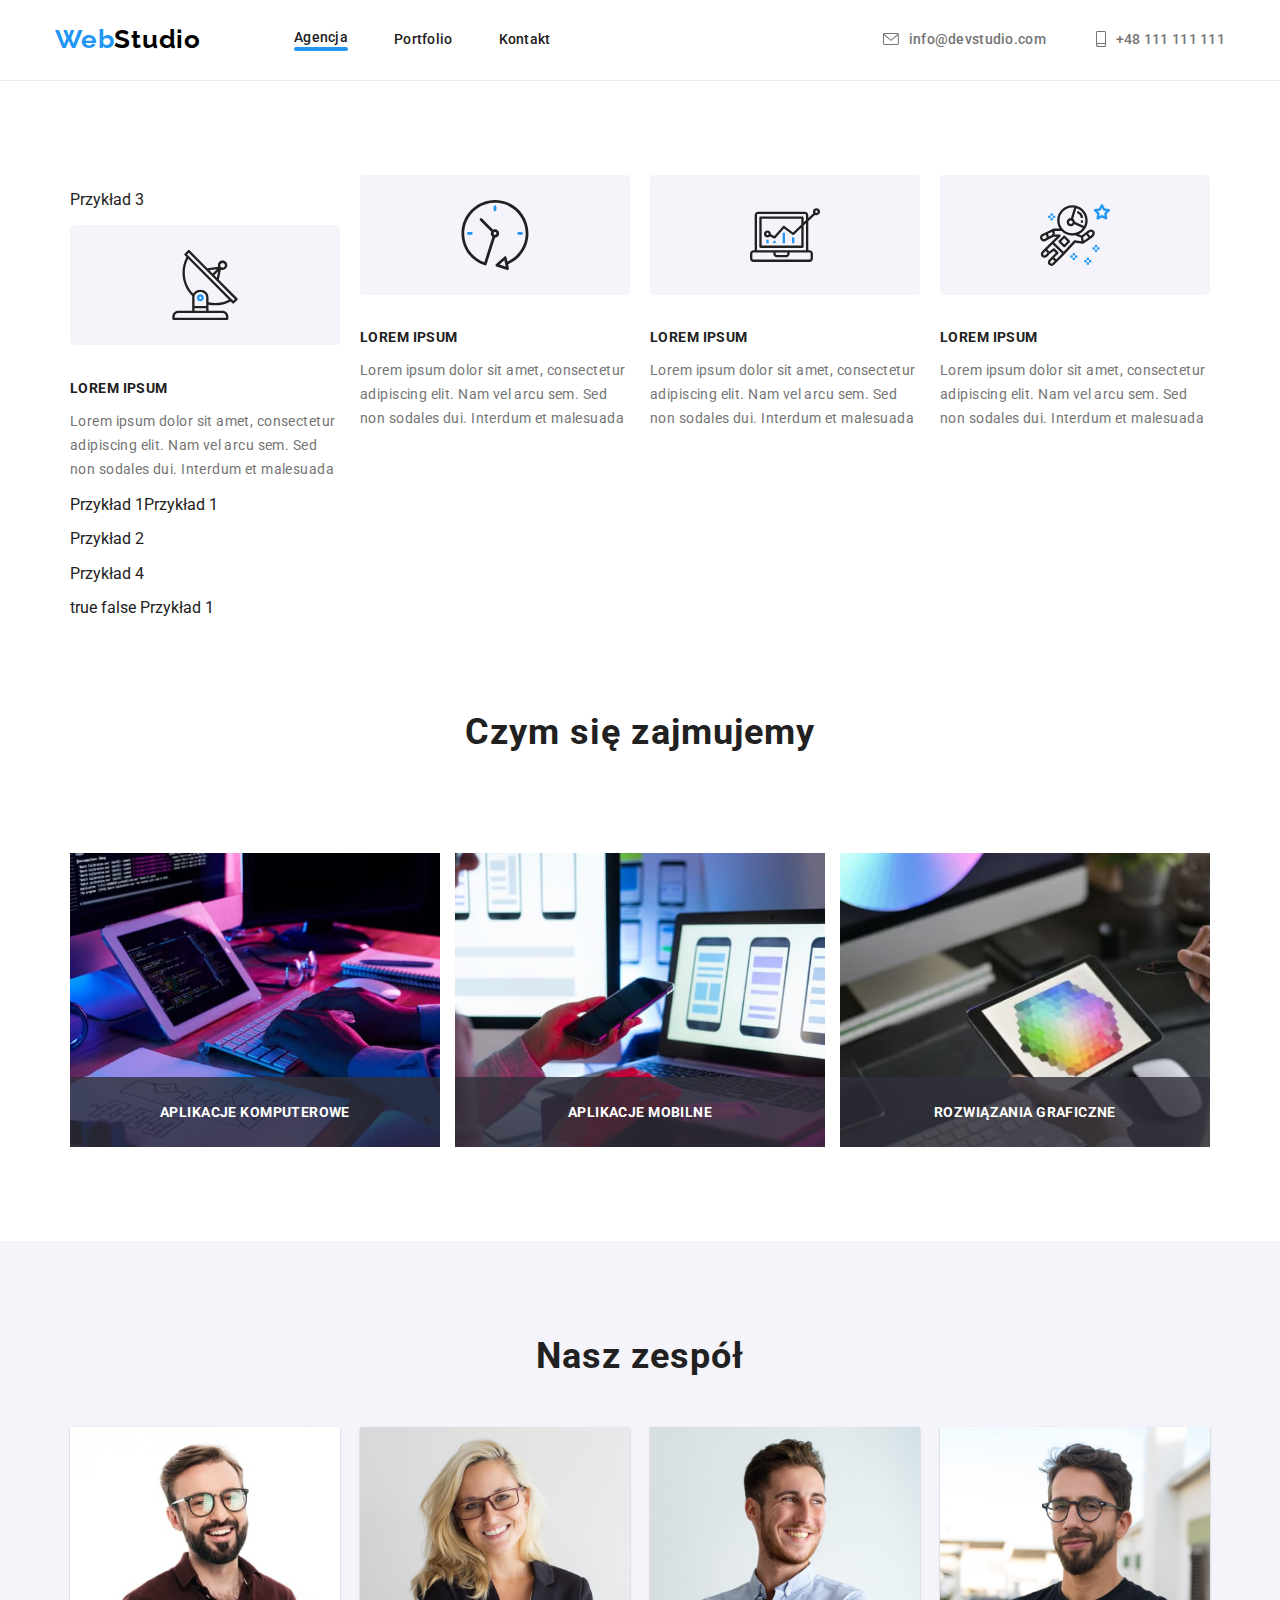
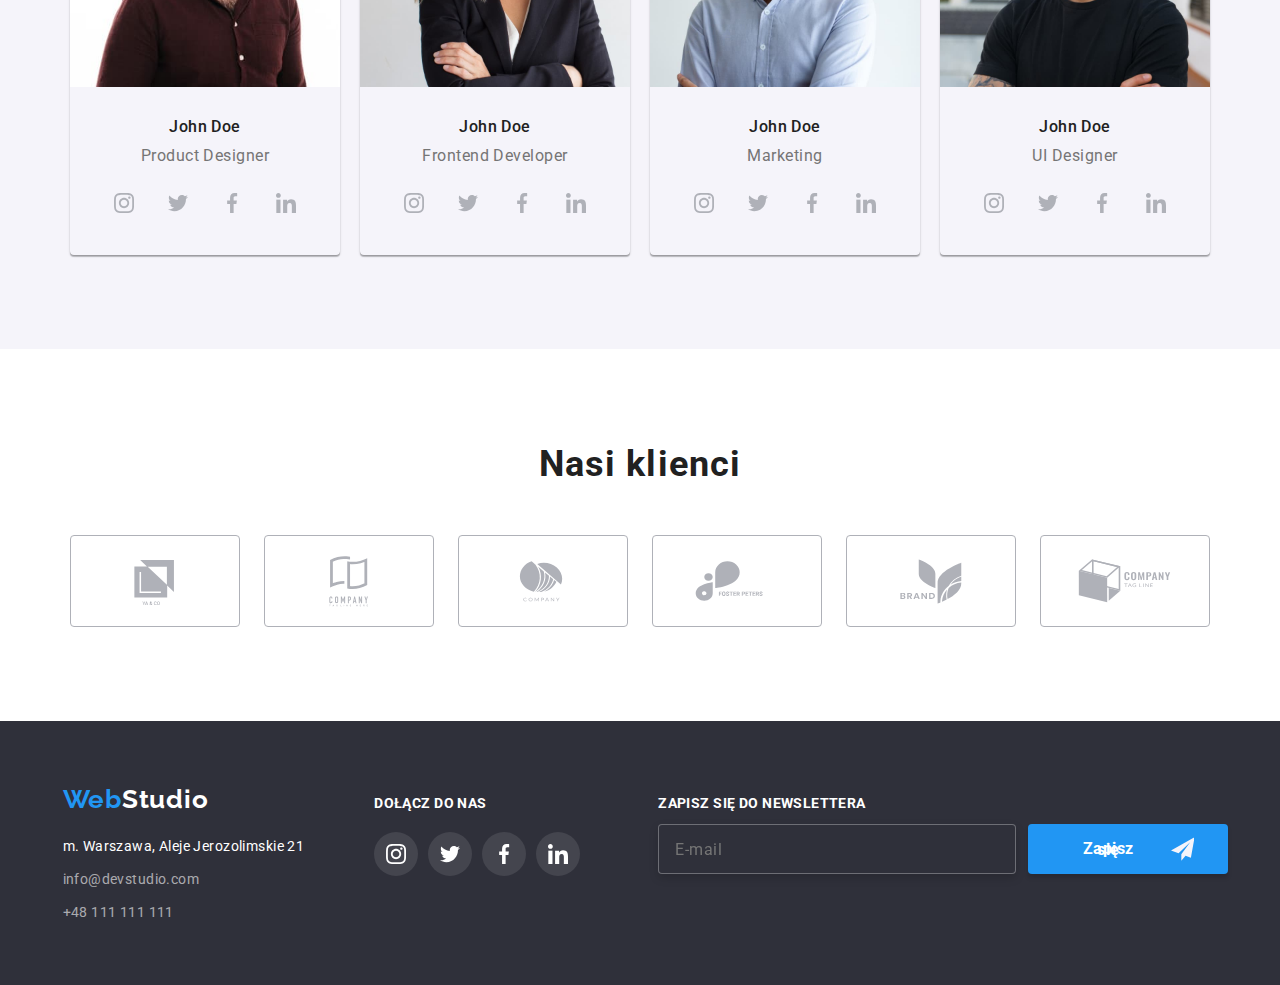
<file: index.html>
<!DOCTYPE html>
<html lang="pl">

<head>
    <meta charset="UTF-8">
    <meta http-equiv="X-UA-Compatible" content="IE=edge">
    <meta name="viewport" content="width=device-width, initial-scale=1.0">

    <link rel="stylesheet"
        href="https://cdnjs.cloudflare.com/ajax/libs/modern-normalize/1.0.0/modern-normalize.min.css" />
    <link rel="stylesheet" href="style.css">
    <link rel="preconnect" href="https://fonts.googleapis.com">
    <link rel="preconnect" href="https://fonts.gstatic.com" crossorigin>
    <link
        href="https://fonts.googleapis.com/css2?family=Raleway:wght@400;700&family=Roboto:wght@400;500;700;900&display=swap"
        rel="stylesheet">
    <title>Studio</title>
</head>

<body>

    <header class="header section">
        <div class="container">
            <a class="logo-header link" href="index.html"><span class="logo-header-color-1">Web</span><span
                    class="logo-header-color-2">Studio</span></a>
            <nav class="navigation">
                <ul class="navigation-list list">
                    <li class="navigation-list-item active-navigation-list-item">
                        <a class="navigation-link link" href="./index.html">
                            Agencja
                        </a>
                    </li>
                    <li class="navigation-list-item">
                        <a class="navigation-link link" href="./portfolio.html">
                            Portfolio
                        </a>
                    </li>
                    <li class="navigation-list-item">
                        <a class="navigation-link link" href="#">
                            Kontakt
                        </a>
                    </li>
                </ul>
            </nav>

            <ul class="contact-list list">
                <li class="contact-list-item">
                    <a class="contact-link contact-mail link" href="mailto:info@devstudio.com">
                        <svg class="contact-icon mail-icon" width="16" height="12">
                            <use href="images/icons.svg#icon-contact-01-envelope"></use>
                        </svg>
                        info@devstudio.com
                    </a>
                </li>
                <li class="contact-list-item">
                    <a class="contact-link contact-tel link" href="tel:48111111111">
                        <svg class="contact-icon smartphone-icon" width="10" height="16">
                            <use href="images/icons.svg#icon-contact-02-smartphone"></use>
                        </svg>
                        +48 111 111 111
                    </a>
                </li>
            </ul>
        </div>
    </header>

    <main>
        <!--
        <!-- HERO 
        <section class="section-hero section">
            <div class="container">
                <ul class="section-hero-list list">
                    <li class="section-hero-list-item">
                        <h1 class="section-hero-title">EFEKTYWNE ROZWIĄZANIA DLA WASZEGO BIZNESU</h1>
                    </li>
                    <li class="section-hero-list-item">
                        <button class="button-order button" type="button" data-modal-open>Zamów usługe</button>
                    </li>
                </ul>
            </div>
        </section>
-->
        <!-- 4x DISCRIPTION -->
        <section class="section-discription section-only-top">
            <div class="container">
                <h2 class="section-discription-title" hidden> Opisy </h2>
                <ul class="discription-list list">
                    <li class="discription-list-item link">
                        <svg class="discription-icon" width="70" height="70">
                            <use href="images/icons.svg#icon-mark-01-antenna"></use>
                        </svg>
                        <h3 class="discription-list-item-title">LOREM IPSUM</h3>
                        <p class="discription-list-item-p">Lorem ipsum dolor sit amet, consectetur adipiscing elit. Nam
                            vel arcu sem.
                            Sed non sodales dui. Interdum et malesuada</p>
                    </li>
                    <li class="discription-list-item">
                        <svg class="discription-icon" width="70" height="70">
                            <use href="images/icons.svg#icon-mark-02-clock"></use>
                        </svg>
                        <h3 class="discription-list-item-title">LOREM IPSUM</h3>
                        <p class="discription-list-item-p">Lorem ipsum dolor sit amet, consectetur adipiscing elit. Nam
                            vel arcu sem.
                            Sed non sodales dui. Interdum et malesuada</p>
                    </li>
                    <li class="discription-list-item">
                        <svg class="discription-icon" width="70" height="70">
                            <use href="images/icons.svg#icon-mark-03-diagram"></use>
                        </svg>
                        <h3 class="discription-list-item-title">LOREM IPSUM</h3>
                        <p class="discription-list-item-p">Lorem ipsum dolor sit amet, consectetur adipiscing elit. Nam
                            vel arcu sem.
                            Sed non sodales dui. Interdum et malesuada</p>
                    </li>
                    <li class="discription-list-item">
                        <svg class="discription-icon" width="70" height="70">
                            <use href="images/icons.svg#icon-mark-04-astronaut"></use>
                        </svg>
                        <h3 class="discription-list-item-title">LOREM IPSUM</h3>
                        <p class="discription-list-item-p">Lorem ipsum dolor sit amet, consectetur adipiscing elit. Nam
                            vel arcu sem.
                            Sed non sodales dui. Interdum et malesuada</p>
                    </li>
                </ul>
            </div>
        </section>

        <!-- ABOUT US SECTION -->
        <section class="section-about-us section">
            <div class="container">
                <h2 class="section-about-us-title">
                    Czym się zajmujemy
                </h2>
                <ul class="about-us-list list">
                    <li class="about-us-item">
                        <a class="about-us-list-link link" href="#">
                            <div class="about-us-list-link-thumb">

                                <img class="about-us-item-img" src="./images/what-we-do-01.jpg"
                                    alt="Laptop, pisanie na klawiaturze" width="370" height="294">
                                <h3 class="about-us-list-link-label">
                                    aplikacje komputerowe
                                </h3>
                            </div>
                        </a>
                    </li>
                    <li class="about-us-item">
                        <a class="about-us-list-link link" href="#">
                            <div class="about-us-list-link-thumb">
                                <h3 class="about-us-list-link-label">
                                    aplikacje mobilne
                                </h3>
                                <img class="about-us-item-img" src="./images/what-we-do-02.jpg"
                                    alt="Używanie telefonu przy komputerze" width="370" height="294">
                            </div>
                        </a>
                    </li>
                    <li class="about-us-item">
                        <a class="about-us-list-link link" href="#">
                            <div class="about-us-list-link-thumb">
                                <h3 class="about-us-list-link-label">
                                    rozwiązania graficzne
                                </h3>
                                <img class="about-us-item-img" src="./images/what-we-do-03.jpg"
                                    alt="Praca na tablecie, paleta barw, dobieranie kolorów" width="370" height="294">
                            </div>
                        </a>
                    </li>
                </ul>
            </div>
        </section>

        <!-- OUR TEAM SECTION -->
        <section class="section-team section">
            <div class="container">
                <h2 class="section-team-title">
                    Nasz zespół
                </h2>
                <ul class="section-team-list list">

                    <li class="section-team-item">
                        <img class="section-team-img" src="./images/person-01.jpg"
                            alt="Uśmiechnięty mężczyzna w okularach" width="270" height="260">
                        <h3 class="section-team-name">John Doe</h3>
                        <p class="section-team-p">Product Designer</p>
                        <ul class="social-media-list list">
                            <li class="social-media-list-item link">
                                <a class="social-media-list-link" href="">
                                    <svg class="social-media-icon">
                                        <use href="images/icons.svg#icon-sm-01-instagram"></use>
                                    </svg>
                                </a>
                            </li>
                            <li class="social-media-list-item link">
                                <a class="social-media-list-link" href="">
                                    <svg class="social-media-icon">
                                        <use href="images/icons.svg#icon-sm-02-twitter"></use>
                                    </svg>
                                </a>
                            </li>
                            <li class="social-media-list-item link">
                                <a class="social-media-list-link" href="">
                                    <svg class="social-media-icon">
                                        <use href="images/icons.svg#icon-sm-03-facebook"></use>
                                    </svg>
                                </a>
                            </li>
                            <li class="social-media-list-item link">
                                <a class="social-media-list-link" href="">
                                    <svg class="social-media-icon">
                                        <use href="images/icons.svg#icon-sm-04-linkedin"></use>
                                    </svg>
                                </a>
                            </li>
                        </ul>
                    </li>

                    <li class="section-team-item">
                        <img class="section-team-img" src="./images/person-02.jpg"
                            alt="Uśmiechnięta kobieta w okularach, blondynka" width="270" height="260">
                        <h3 class="section-team-name">John Doe</h3>
                        <p class="section-team-p">Frontend Developer</p>
                        <ul class="social-media-list list">
                            <li class="social-media-list-item link">
                                <a class="social-media-list-link" href="">
                                    <svg class="social-media-icon">
                                        <use href="images/icons.svg#icon-sm-01-instagram"></use>
                                    </svg>
                                </a>
                            </li>
                            <li class="social-media-list-item link">
                                <a class="social-media-list-link" href="">
                                    <svg class="social-media-icon">
                                        <use href="images/icons.svg#icon-sm-02-twitter"></use>
                                    </svg>
                                </a>
                            </li>
                            <li class="social-media-list-item link">
                                <a class="social-media-list-link" href="">
                                    <svg class="social-media-icon">
                                        <use href="images/icons.svg#icon-sm-03-facebook"></use>
                                    </svg>
                                </a>
                            </li>
                            <li class="social-media-list-item link">
                                <a class="social-media-list-link" href="">
                                    <svg class="social-media-icon">
                                        <use href="images/icons.svg#icon-sm-04-linkedin"></use>
                                    </svg>
                                </a>
                            </li>
                        </ul>
                    </li>

                    <li class="section-team-item">
                        <img class="section-team-img" src="./images/person-03.jpg"
                            alt="Uśmiechnięty mężczyzna w niebieskiej koszuli" width="270" height="260">
                        <h3 class="section-team-name">John Doe</h3>
                        <p class="section-team-p">Marketing</p>
                        <ul class="social-media-list list">
                            <li class="social-media-list-item link">
                                <a class="social-media-list-link" href="">
                                    <svg class="social-media-icon">
                                        <use href="images/icons.svg#icon-sm-01-instagram"></use>
                                    </svg>
                                </a>
                            </li>
                            <li class="social-media-list-item link">
                                <a class="social-media-list-link" href="">
                                    <svg class="social-media-icon">
                                        <use href="images/icons.svg#icon-sm-02-twitter"></use>
                                    </svg>
                                </a>
                            </li>
                            <li class="social-media-list-item link">
                                <a class="social-media-list-link" href="">
                                    <svg class="social-media-icon">
                                        <use href="images/icons.svg#icon-sm-03-facebook"></use>
                                    </svg>
                                </a>
                            </li>
                            <li class="social-media-list-item link">
                                <a class="social-media-list-link" href="">
                                    <svg class="social-media-icon">
                                        <use href="images/icons.svg#icon-sm-04-linkedin"></use>
                                    </svg>
                                </a>
                            </li>
                        </ul>
                    </li>

                    <li class="section-team-item">
                        <img class="section-team-img" src="./images/person-04.jpg"
                            alt="Uśmiechnięty mężczyzna w czarnym T-shircie" width="270" height="260">
                        <h3 class="section-team-name">John Doe</h3>
                        <p class="section-team-p">UI Designer</p>
                        <ul class="social-media-list list">
                            <li class="social-media-list-item link">
                                <a class="social-media-list-link" href="">
                                    <svg class="social-media-icon">
                                        <use href="images/icons.svg#icon-sm-01-instagram"></use>
                                    </svg>
                                </a>
                            </li>
                            <li class="social-media-list-item link">
                                <a class="social-media-list-link" href="">
                                    <svg class="social-media-icon">
                                        <use href="images/icons.svg#icon-sm-02-twitter"></use>
                                    </svg>
                                </a>
                            </li>
                            <li class="social-media-list-item link">
                                <a class="social-media-list-link" href="">
                                    <svg class="social-media-icon">
                                        <use href="images/icons.svg#icon-sm-03-facebook"></use>
                                    </svg>
                                </a>
                            </li>
                            <li class="social-media-list-item link">
                                <a class="social-media-list-link" href="">
                                    <svg class="social-media-icon">
                                        <use href="images/icons.svg#icon-sm-04-linkedin"></use>
                                    </svg>
                                </a>
                            </li>
                        </ul>
                    </li>

                </ul>
            </div>
        </section>

        <!-- OUR CLIENTS SECTION -->
        <section class="section-our-clients section">
            <div class="container">
                <h2 class="section-our-clients-title">
                    Nasi klienci
                </h2>

                <ul class="section-our-clients-list list">
                    <li class="section-our-clients-list-item">
                        <a class="section-our-clients-list-link" href="#">
                            <svg class="our-clients-icon" width="106" height="60" viewBox="0 0 53 30">
                                <use href="images/icons.svg#icon-client-01-logo"></use>
                            </svg>
                        </a>
                    </li>
                    <li class="section-our-clients-list-item">
                        <a class="section-our-clients-list-link" href="#">
                            <svg class="our-clients-icon" width="106" height="60" viewBox="0 0 53 30">
                                <use href="images/icons.svg#icon-client-02-logo"></use>
                            </svg>
                        </a>
                    </li>
                    <li class="section-our-clients-list-item">
                        <a class="section-our-clients-list-link" href="#">
                            <svg class="our-clients-icon" width="106" height="60">
                                <use href="images/icons.svg#icon-client-03-logo"></use>
                            </svg>
                        </a>
                    </li>
                    <li class="section-our-clients-list-item">
                        <a class="section-our-clients-list-link" href="#">
                            <svg class="our-clients-icon" width="106" height="60">
                                <use href="images/icons.svg#icon-client-04-logo"></use>
                            </svg>
                        </a>
                    </li>
                    <li class="section-our-clients-list-item">
                        <a class="section-our-clients-list-link" href="#">
                            <svg class="our-clients-icon" width="106" height="60">
                                <use href="images/icons.svg#icon-client-05-logo"></use>
                            </svg>
                        </a>
                    </li>
                    <li class="section-our-clients-list-item">
                        <a class="section-our-clients-list-link" href="#">
                            <svg class="our-clients-icon" width="106" height="60">
                                <use href="images/icons.svg#icon-client-06-logo"></use>
                            </svg>
                        </a>
                    </li>
                </ul>
            </div>
        </section>

    </main>

    <footer class="footer section">
        <div class="container">
            <div class="footer-adress">
                <a class="logo-footer link" href="index.html"><span class="logo-footer-color-1">Web</span><span
                        class="logo-footer-color-2">Studio</span></a>
                <address class="adress">
                    <ul class="adress-list list">
                        <li class="adress-list-item">
                            <a class="adress-link adress-map link" href="https://goo.gl/maps/ernnG9uicjJtaxMD9"
                                target="blank">m.
                                Warszawa, Aleje Jerozolimskie 21</a>
                        </li>
                        <li class="adress-list-item">
                            <a class="adress-link adress-mail link"
                                href="mailto:info@devstudio.com">info@devstudio.com</a>
                        </li>
                        <li class="adress-list-item">
                            <a class="adress-link adress-tel link" href="tel:+48111111111">+48 111 111 111</a>
                        </li>
                    </ul>
                </address>
            </div>

            <div class="footer-social-media">
                <p class="call-to-action">Dołącz do nas</p>
                <ul class="footer-social-media-list list">
                    <li class="footer-social-media-list-item link">
                        <a class="footer-social-media-list-link" href="#">
                            <svg class="footer-social-media-icon">
                                <use href="images/icons.svg#icon-sm-01-instagram"></use>
                            </svg>
                        </a>
                    </li>
                    <li class="footer-social-media-list-item link">
                        <a class="footer-social-media-list-link" href="#">
                            <svg class="footer-social-media-icon">
                                <use href="images/icons.svg#icon-sm-02-twitter"></use>
                            </svg>
                        </a>
                    </li>
                    <li class="footer-social-media-list-item link">
                        <a class="footer-social-media-list-link" href="#">
                            <svg class="footer-social-media-icon">
                                <use href="images/icons.svg#icon-sm-03-facebook"></use>
                            </svg>
                        </a>
                    </li>
                    <li class="footer-social-media-list-item link">
                        <a class="footer-social-media-list-link" href="#">
                            <svg class="footer-social-media-icon">
                                <use href="images/icons.svg#icon-sm-04-linkedin"></use>
                            </svg>
                        </a>
                    </li>
                </ul>
            </div>

            <div class="footer-newsletter">
                <h3 class="footer-newsletter-title">Zapisz się do newslettera</h3>
                <div class="footer-newsletter-form-container">
                    <form class="footer-newsletter-form">
                        <label class="footer-newsletter-label">
                            <input class="footer-newsletter-input" type="email" name="email" placeholder="E-mail" />
                        </label>
                    </form>
                    <button type="submit" class="sign-up-button button">Zapisz się
                        <svg class="sign-up-button-icon" width="24" height="24">
                            <use href="images/icons.svg#icon-form-send"></use>
                        </svg>
                    </button>
                </div>
            </div>


        </div>
    </footer>

    <div class="backdrop is-hidden" data-modal>
        <div class="modal">
            <svg class="close-button" data-modal-close>
                <use href="images/icons.svg#icon-close"></use>
            </svg>
            <p class="modal-title">
                Zostaw swoje dane w formularzu poniżej
            </p>
            <form class="modal-form">
                <label class="modal-form-label modal-form-label-name">
                    Imie
                    <span class="modal-form-input-wrapper">
                        <input class="modal-form-input modal-form-input-name" type="text" name="name" placeholder="" />
                        <svg class="modal-form-icon" width="18" height="18">
                            <use href="images/icons.svg#icon-form-01-person"></use>
                        </svg>
                    </span>
                </label>

                <label class="modal-form-label modal-form-label-phone">
                    Telefon
                    <span class="modal-form-input-wrapper">
                        <input class="modal-form-input modal-form-input-phone" type="tel" name="phone" placeholder="" />
                        <svg class="modal-form-icon" width="18" height="18">
                            <use href="images/icons.svg#icon-form-02-phone"></use>
                        </svg>
                    </span>
                </label>

                <label class="modal-form-label modal-form-label-email">
                    E-mail
                    <span class="modal-form-input-wrapper">
                        <input class="modal-form-input modal-form-input-email" type="email" name="email"
                            placeholder="" />
                        <svg class="modal-form-icon" width="18" height="18">
                            <use href="images/icons.svg#icon-form-03-email"></use>
                        </svg>
                    </span>
                </label>

                <label class="modal-form-label modal-form-label-message">
                    Komentarz
                    <span class="modal-form-message-wrapper">
                        <textarea class="modal-form-input-message" type="text" name="message" rows="10"
                            placeholder="Wprowadź tekst"></textarea>
                    </span>
                </label>

                <span class="modal-form-policy-wrapper">
                    <input class="modal-form-policy hidden" id="policy" type="checkbox" name="policy" value="policy" />
                    <label for="policy" class="modal-form-policy-label">
                        Oświadczam iż akceptuję&nbsp;
                        <a href="#" class="policy-link">Regulamin</a>&nbsp;i&nbsp;
                        <a href="#" class="policy-link">Politykę Prywatności.</a>
                    </label>
                </span>

                <button class="modal-form-button button" type="submit">Wyślij</button>

            </form>

        </div>
    </div>

    <script src="./js/modal.js"></script>
    <script src="./task.js" type="module"></script>
</body>


</html>
</file>
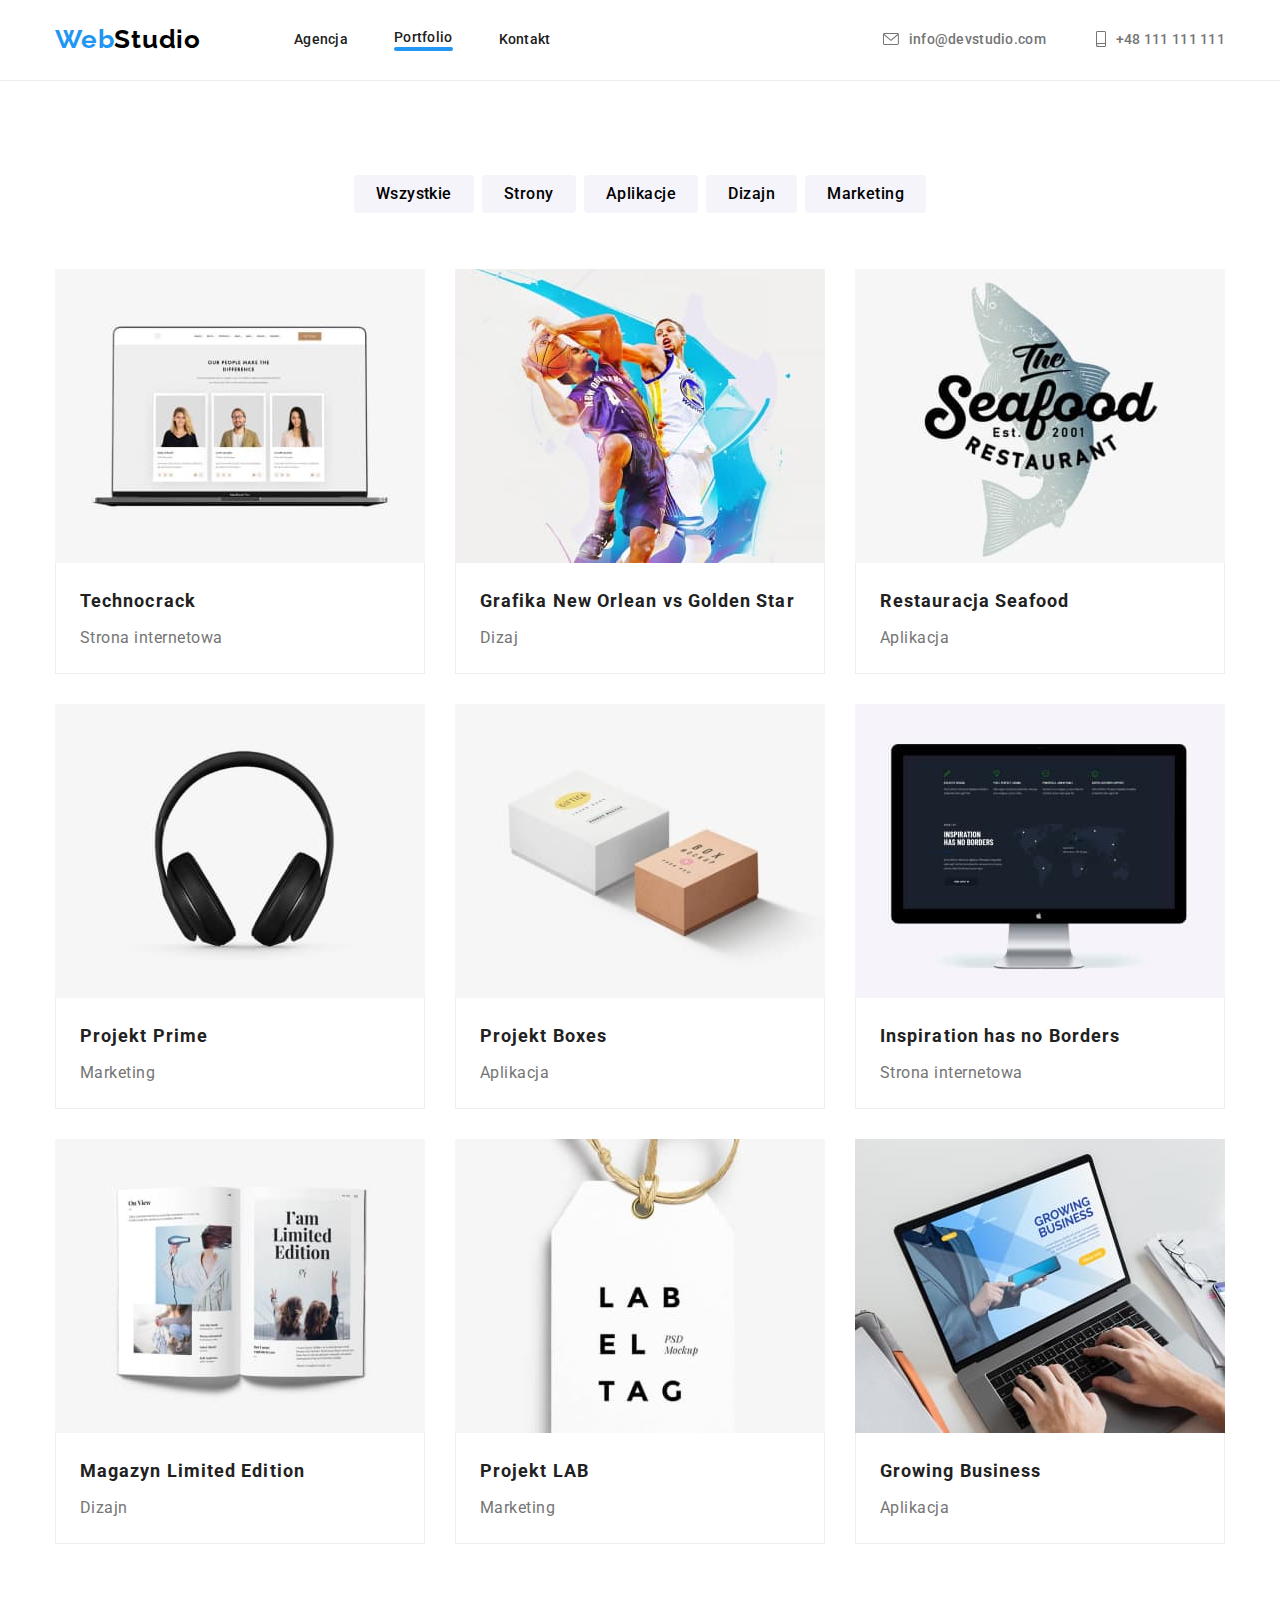
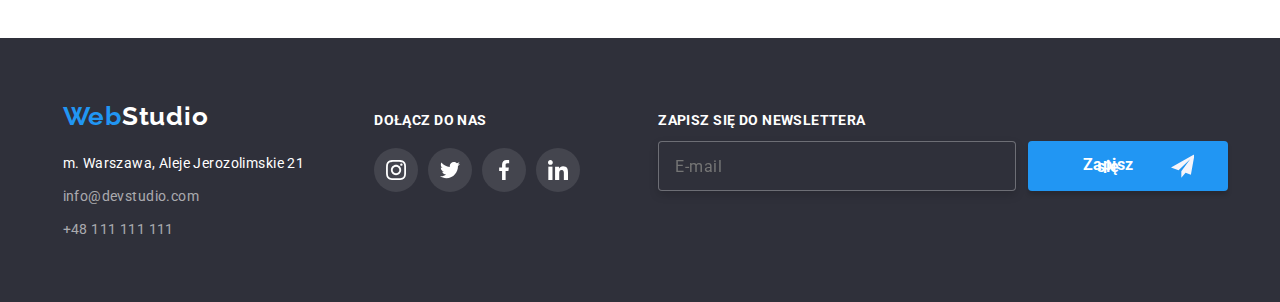
<file: portfolio.html>
<!DOCTYPE html>
<html lang="pl">

<head>
    <meta charset="UTF-8">
    <meta http-equiv="X-UA-Compatible" content="IE=edge">
    <meta name="viewport" content="width=device-width, initial-scale=1.0">

    <link rel="stylesheet"
        href="https://cdnjs.cloudflare.com/ajax/libs/modern-normalize/1.0.0/modern-normalize.min.css" />
    <link rel="stylesheet" href="style.css">
    <link rel="preconnect" href="https://fonts.googleapis.com">
    <link rel="preconnect" href="https://fonts.gstatic.com" crossorigin>
    <link
        href="https://fonts.googleapis.com/css2?family=Raleway:wght@400;700&family=Roboto:wght@400;500;700;900&display=swap"
        rel="stylesheet">
    <title>Portfolio</title>
</head>

<body>
    <header class="header section">
        <div class="container">
            <a class="logo-header link" href="index.html"><span class="logo-header-color-1">Web</span><span
                    class="logo-header-color-2">Studio</span></a>
            <nav class="navigation">
                <ul class="navigation-list list">
                    <li class="navigation-list-item">
                        <a class="navigation-link link" href="./index.html">
                            Agencja
                        </a>
                    </li>
                    <li class="navigation-list-item active-navigation-list-item">
                        <a class="navigation-link link" href="./portfolio.html">
                            Portfolio
                        </a>
                    </li>
                    <li class="navigation-list-item">
                        <a class="navigation-link link" href="#">
                            Kontakt
                        </a>
                    </li>
                </ul>
            </nav>

            <ul class="contact-list list">
                <li class="contact-list-item">
                    <a class="contact-link contact-mail link" href="mailto:info@devstudio.com">
                        <svg class="contact-icon mail-icon" width="16" height="12">
                            <use href="images/icons.svg#icon-contact-01-envelope"></use>
                        </svg>
                        info@devstudio.com
                    </a>
                </li>
                <li class="contact-list-item">
                    <a class="contact-link contact-tel link" href="tel:48111111111">
                        <svg class="contact-icon smartphone-icon" width="10" height="16">
                            <use href="images/icons.svg#icon-contact-02-smartphone"></use>
                        </svg>
                        +48 111 111 111
                    </a>
                </li>
            </ul>
        </div>
    </header>

    <main class="section">
        <!-- CATEGORIES -->
        <section class="section-categories">
            <div class="menu container">
                <h2 class="section-categories-title" hidden> Opisy - tak wiem, że tutaj nie powinno być nagłówka </h2>
                <ul class="categories-list list">
                    <li class="categories-item"><button class="navi-button button" type="button">Wszystkie</button></li>
                    <li class="categories-item"><button class="navi-button button" type="button">Strony</button></li>
                    <li class="categories-item"><button class="navi-button button" type="button">Aplikacje</button></li>
                    <li class="categories-item"><button class="navi-button button" type="button">Dizajn</button></li>
                    <li class="categories-item"><button class="navi-button button" type="button">Marketing</button></li>
                </ul>
            </div>
        </section>

        <!-- 9x ZDJĘCIA -->
        <section class="section-categories-pictures">
            <div class="photo-galery container">
                <h2 class="section-categories-pictures" hidden> Opisy - tak wiem, że tutaj nie powinno być nagłówka
                </h2>
                <ul class="categories-pictures-list list">
                    <li class="categories-pictures-item">
                        <div class="categories-pictures-box">
                            <img class="categories-pictures-img" src="./images/portfolio-img-01.jpg"
                                alt="przykładowa strona interntowa" width="370" height="294">
                            <div class="categories-pictures-overlay">
                                <p class="categories-pictures-overlay-p">Technocrack jest popularną platformą
                                    wykorzystywaną do rozpowszechniania koronawirusa. Firmy wykorzystują tę platformę do
                                    celów szpiegowskich i ataków na niezabezpieczone serwery konkurencji</p>
                            </div>
                        </div>
                        <div class="categories-discription">
                            <h3 class="categories-pictures-name">Technocrack</h3>
                            <p class="categories-pictures-p">Strona internetowa</p>
                        </div>
                    </li>

                    <li class="categories-pictures-item">
                        <div class="categories-pictures-box">
                            <img class="categories-pictures-img" src="./images/portfolio-img-02.jpg"
                                alt="koszykarze mecz" width="370" height="294">
                            <div class="categories-pictures-overlay">
                                <p class="categories-pictures-overlay-p">Technocrack jest popularną platformą
                                    wykorzystywaną do rozpowszechniania koronawirusa. Firmy wykorzystują tę platformę do
                                    celów szpiegowskich i ataków na niezabezpieczone serwery konkurencji</p>
                            </div>
                        </div>
                        <div class="categories-discription">
                            <h3 class="categories-pictures-name">Grafika New Orlean vs Golden Star</h3>
                            <p class="categories-pictures-p">Dizaj</p>

                        </div>
                    </li>

                    <li class="categories-pictures-item">
                        <div class="categories-pictures-box">
                            <img class="categories-pictures-img" src="./images/portfolio-img-03.jpg"
                                alt="logo seafood z rybą" width="370" height="294">
                            <div class="categories-pictures-overlay">
                                <p class="categories-pictures-overlay-p">Technocrack jest popularną platformą
                                    wykorzystywaną do rozpowszechniania koronawirusa. Firmy wykorzystują tę platformę do
                                    celów szpiegowskich i ataków na niezabezpieczone serwery konkurencji</p>
                            </div>
                        </div>
                        <div class="categories-discription">
                            <h3 class="categories-pictures-name">Restauracja Seafood</h3>
                            <p class="categories-pictures-p">Aplikacja</p>
                        </div>
                    </li>

                    <li class="categories-pictures-item">
                        <div class="categories-pictures-box">
                            <img class="categories-pictures-img" src="./images/portfolio-img-04.jpg" alt="słuchawki"
                                width="370" height="294">
                            <div class="categories-pictures-overlay">
                                <p class="categories-pictures-overlay-p">Technocrack jest popularną platformą
                                    wykorzystywaną do rozpowszechniania koronawirusa. Firmy wykorzystują tę platformę do
                                    celów szpiegowskich i ataków na niezabezpieczone serwery konkurencji</p>
                            </div>
                        </div>
                        <div class="categories-discription">
                            <h3 class="categories-pictures-name">Projekt Prime</h3>
                            <p class="categories-pictures-p">Marketing</p>
                        </div>
                    </li>

                    <li class="categories-pictures-item">
                        <div class="categories-pictures-box">
                            <img class="categories-pictures-img" src="./images/portfolio-img-05.jpg"
                                alt="projekty pudełek - przykłady" width="370" height="294">
                            <div class="categories-pictures-overlay">
                                <p class="categories-pictures-overlay-p">Technocrack jest popularną platformą
                                    wykorzystywaną do rozpowszechniania
                                    koronawirusa. Firmy wykorzystują tę platformę do celów szpiegowskich i ataków na
                                    niezabezpieczone serwery
                                    konkurencji</p>
                            </div>
                        </div>
                        <div class="categories-discription">
                            <h3 class="categories-pictures-name">Projekt Boxes</h3>
                            <p class="categories-pictures-p">Aplikacja</p>
                        </div>
                    </li>

                    <li class="categories-pictures-item">
                        <div class="categories-pictures-box">
                            <img class="categories-pictures-img" src="./images/portfolio-img-06.jpg"
                                alt="monitor komputera" width="370" height="294">
                            <div class="categories-pictures-overlay">
                                <p class="categories-pictures-overlay-p">Technocrack jest popularną platformą
                                    wykorzystywaną do rozpowszechniania
                                    koronawirusa. Firmy wykorzystują tę platformę do celów szpiegowskich i ataków na
                                    niezabezpieczone serwery
                                    konkurencji</p>
                            </div>
                        </div>
                        <div class="categories-discription">
                            <h3 class="categories-pictures-name">Inspiration has no Borders</h3>
                            <p class="categories-pictures-p">Strona internetowa</p>
                        </div>
                    </li>

                    <li class="categories-pictures-item">
                        <div class="categories-pictures-box">
                            <img class="categories-pictures-img" src="./images/portfolio-img-07.jpg" alt="magazyn"
                                width="370" height="294">
                            <div class="categories-pictures-overlay">
                                <p class="categories-pictures-overlay-p">Technocrack jest popularną platformą
                                    wykorzystywaną do rozpowszechniania
                                    koronawirusa. Firmy wykorzystują tę platformę do celów szpiegowskich i ataków na
                                    niezabezpieczone serwery
                                    konkurencji</p>
                            </div>
                        </div>
                        <div class="categories-discription">
                            <h3 class="categories-pictures-name">Magazyn Limited Edition</h3>
                            <p class="categories-pictures-p">Dizajn</p>

                        </div>
                    </li>

                    <li class="categories-pictures-item">
                        <div class="categories-pictures-box">
                            <img class="categories-pictures-img" src="./images/portfolio-img-08.jpg" alt="metka ubrania"
                                width="370" height="294">
                            <div class="categories-pictures-overlay">
                                <p class="categories-pictures-overlay-p">Technocrack jest popularną platformą
                                    wykorzystywaną do rozpowszechniania
                                    koronawirusa. Firmy wykorzystują tę platformę do celów szpiegowskich i ataków na
                                    niezabezpieczone serwery
                                    konkurencji</p>
                            </div>
                        </div>
                        <div class="categories-discription">
                            <h3 class="categories-pictures-name">Projekt LAB</h3>
                            <p class="categories-pictures-p">Marketing</p>
                        </div>
                    </li>

                    <li class="categories-pictures-item">
                        <div class="categories-pictures-box">
                            <img class="categories-pictures-img" src="./images/portfolio-img-09.jpg"
                                alt="laptop pisanie na klawiaturze" width="370" height="294">
                            <div class="categories-pictures-overlay">
                                <p class="categories-pictures-overlay-p">Technocrack jest popularną platformą
                                    wykorzystywaną do rozpowszechniania
                                    koronawirusa. Firmy wykorzystują tę platformę do celów szpiegowskich i ataków na
                                    niezabezpieczone serwery
                                    konkurencji</p>
                            </div>
                        </div>
                        <div class="categories-discription">
                            <h3 class="categories-pictures-name">Growing Business</h3>
                            <p class="categories-pictures-p">Aplikacja</p>
                        </div>
                    </li>

                </ul>
            </div>
        </section>
    </main>

    <footer class="footer section">
        <div class="container">
            <div class="footer-adress">
                <a class="logo-footer link" href="index.html"><span class="logo-footer-color-1">Web</span><span
                        class="logo-footer-color-2">Studio</span></a>
                <address class="adress">
                    <ul class="adress-list list">
                        <li class="adress-list-item">
                            <a class="adress-link adress-map link" href="https://goo.gl/maps/ernnG9uicjJtaxMD9"
                                target="blank">m.
                                Warszawa, Aleje Jerozolimskie 21</a>
                        </li>
                        <li class="adress-list-item">
                            <a class="adress-link adress-mail link"
                                href="mailto:info@devstudio.com">info@devstudio.com</a>
                        </li>
                        <li class="adress-list-item">
                            <a class="adress-link adress-tel link" href="tel:+48111111111">+48 111 111 111</a>
                        </li>
                    </ul>
                </address>
            </div>

            <div class="footer-social-media">
                <p class="call-to-action">Dołącz do nas</p>
                <ul class="footer-social-media-list list">
                    <li class="footer-social-media-list-item link">
                        <a class="footer-social-media-list-link" href="">
                            <svg class="footer-social-media-icon">
                                <use href="images/icons.svg#icon-sm-01-instagram"></use>
                            </svg>
                        </a>
                    </li>
                    <li class="footer-social-media-list-item link">
                        <a class="footer-social-media-list-link" href="">
                            <svg class="footer-social-media-icon">
                                <use href="images/icons.svg#icon-sm-02-twitter"></use>
                            </svg>
                        </a>
                    </li>
                    <li class="footer-social-media-list-item link">
                        <a class="footer-social-media-list-link" href="">
                            <svg class="footer-social-media-icon">
                                <use href="images/icons.svg#icon-sm-03-facebook"></use>
                            </svg>
                        </a>
                    </li>
                    <li class="footer-social-media-list-item link">
                        <a class="footer-social-media-list-link" href="">
                            <svg class="footer-social-media-icon">
                                <use href="images/icons.svg#icon-sm-04-linkedin"></use>
                            </svg>
                        </a>
                    </li>
                </ul>
            </div>

            <div class="footer-newsletter">
                <h3 class="footer-newsletter-title">Zapisz się do newslettera</h3>
                <div class="footer-newsletter-form-container">
                    <form class="footer-newsletter-form">
                        <label class="footer-newsletter-label">
                            <input class="footer-newsletter-input" type="email" name="email" placeholder="E-mail" />
                        </label>
                    </form>
                    <button type="submit" class="sign-up-button button">Zapisz się
                        <svg class="sign-up-button-icon" width="24" height="24">
                            <use href="images/icons.svg#icon-form-send"></use>
                        </svg>
                    </button>
                </div>
            </div>


        </div>
    </footer>

</body>


</html>
</file>
<file: style.css>
:root {
    --main-font: 'Roboto', sans-serif;
    --secondary-font: 'Raleway', sans-serif;

    --main-color: #212121;
    --hover-color: #2196F3;
    --text-color-grey: #757575;
    --text-color-white: #FFFFFF;
    --backgroung-color-menu: #FFFFFF;
    --backgroung-color-section: #F5F4FA;
    --background-color-footer: #2F303A;
    --social-media-icon-color: #AFB1B8;
    --social-media-background-color: #FFFFFF;
    --social-media-icon-color-hover: #FFFFFF;
    --social-media-background-color-hover: #2196F3;
}

body {
    font-family: var(--main-font);
    color: var(--main-color);
    background-color: var(--backgroung-color-menu);
}

/* ========== TOTAL FORMAT 0 ========== */
/* *
*::after
*before {
    margin: 0;
    padding: 0;
} */
/* ========== END TOTAL FORMAT 0 ========== */

h1,
h2,
h3,
h4,
h5,
h6 {
    margin: 0;
}

ul,
ol {
    margin: 0;
    padding: 0;
}

p {
    padding: 0;
}

img {
    display: block;
}

.list {
    list-style: none;
}

.link {
    text-decoration: none;
    font-style: normal;
}

.container {
    width: 1200px;
    padding: 0 15px;
    align-items: center;
    margin: 0px auto;
}

.section {
    /* width: 1600px;
    margin-left: auto;
    margin-right: auto; */
    padding: 94px 0;
}

.section-only-top {
    padding-top: 94px;
}

/* ========== COMPONENTS ========== */

.button {
    border: none;
    box-shadow: none;
    border-style: none;
    background-color: red;
}

.button:hover,
.button:focus {
    cursor: pointer;
}

/* ========== BUTTON in INDEX ========== */

.button-order {
    width: 200px;
    height: 50px;
    /* box-shadow: 0px 4px 4px rgba(0, 0, 0, 0.15); */
    border-radius: 4px;
    font-weight: 700;
    font-size: 16px;
    line-height: 1.875;
    margin-top: 30px;
    margin-bottom: 200px;
    letter-spacing: 0.06em;
    background-color: var(--hover-color);
    color: var(--text-color-white);
}

.button-order:hover,
.button-order:focus {
    cursor: pointer;
}

/* ========== BUTTON in PORTFOLIO ========== */

.navi-button {
    font-weight: 500;
    font-size: 16px;
    line-height: 1.625;
    text-align: center;
    letter-spacing: 0.03em;
    background: #F5F4FA;
    border-radius: 4px;
    padding: 6px 22px;
    transition: color 250ms cubic-bezier(0.4, 0, 0.2, 1);
    transition: background-color 250ms cubic-bezier(0.4, 0, 0.2, 1);
}

.navi-button:hover,
.navi-button:focus {
    background-color: var(--hover-color);
    color: var(--text-color-white);
    /* shadow-middle */
    box-shadow:
        0px 3px 1px rgba(0, 0, 0, 0.1),
        0px 1px 2px rgba(0, 0, 0, 0.08),
        0px 2px 2px rgba(0, 0, 0, 0.12);
    cursor: pointer;
}

/* ========== END COMPONENTS ========== */



/* ========== LOGO ========== */

.logo-header,
.logo-footer {
    font-family: var(--secondary-font);
    font-weight: 700;
    font-size: 26px;
    line-height: 1.192;
    letter-spacing: 0.03em;
    color: var(--main-color);
    text-decoration: none;
}

.logo-header-color-1,
.logo-footer-color-1 {
    color: var(--hover-color);
}

.logo-header-color-2 {
    color: #000000;
}

.logo-footer-color-2 {
    color: var(--text-color-white);
}

/* ========== END LOGO ========== */



/* ========== HEADER ========== */

.header .container {
    display: flex;
    align-items: center;
    padding-top: 24px;
    padding-bottom: 25px;
}

.header {
    border-bottom: 1px solid #ECECEC;
    padding: 0px;
    display: flex;
    align-items: center;
}

.header .contact-list {
    margin-left: auto;
}

.logo-header {
    margin-right: 93px;
}

.navigation-list {
    display: flex;
    align-items: center;
}

.navigation-list>li:not(:last-child) {
    margin-right: 46px;
}

.contact-list,
.contact-list-item {
    display: flex;
    align-items: center;
    fill: var(--text-color-grey);
}

.contact-list>li:not(:last-child) {
    margin-right: 50px;
}

.navigation-link,
.contact-link {
    font-weight: 500;
    font-size: 14px;
    line-height: 1.143;
    letter-spacing: 0.02em;
}

.navigation-link {
    color: var(--main-color);
    transition: color 250ms cubic-bezier(0.4, 0, 0.2, 1);
}

.contact-link,
.adress-link {
    display: flex;
    align-items: center;
    color: var(--text-color-grey);
    transition: color 250ms cubic-bezier(0.4, 0, 0.2, 1);
    transition: fill 250ms cubic-bezier(0.4, 0, 0.2, 1);
}

.contact-icon {
    margin-right: 10px;
}

.navigation-link:hover,
.navigation-link:focus {
    color: var(--hover-color);
}

.contact-link:hover,
.contact-link:focus {
    color: var(--hover-color);
    fill: var(--hover-color);
}

.navigation-list-item {}

.active-navigation-list-item::after {
    content: "";
    display: block;
    width: 100%;
    height: 4px;
    border-radius: 2px;
    background-color: var(--hover-color);
}

.active-link {
    color: var(--hover-color);
}

/* ========== END HEADER ========== */



/* ========== HERO SECTION ========== */

.section-hero {
    background-image: linear-gradient(rgba(47, 48, 58, 0.4),
            rgba(47, 48, 58, 0.4)),
        url("../images/hero-bg-01.jpg");
    background-repeat: no-repeat;
    background-size: cover;
    max-width: 1600px;
    margin: auto;
}

.section-hero-list {
    display: flex;
    flex-direction: column;
    align-items: center;
    justify-content: center;
}

.section-hero-title {
    font-weight: 900;
    font-size: 44px;
    line-height: 1.364;
    padding: 200px 252px 0px 252px;
    text-align: center;
    letter-spacing: 0.06em;
    text-transform: uppercase;
    color: var(--text-color-white);
}

/* ========== END HERO SECTION ========== */



/* ========== DISCRIPTION SECTION ========== */

.discription-list {
    display: flex;
    flex-wrap: wrap;
    justify-content: space-between;
    padding: 0 15px;
}

.discription-list-item {
    max-width: 270px;
}

.discription-icon {
    width: 270px;
    height: 120px;
    border-radius: 4px;
    padding: 25px 100px;
    margin-bottom: 30px;
    background-color: var(--backgroung-color-section);
}

.discription-icon:hover {
    padding: 23px 98px;
    border: 2px solid var(--hover-color);
}

.discription-list-item-title {
    font-weight: 700;
    font-size: 14px;
    line-height: 1.143;
    letter-spacing: 0.03em;
    text-transform: uppercase;
    color: var(--main-color);
}

.discription-list-item-p {
    font-weight: 400;
    font-size: 14px;
    line-height: 1.714;
    letter-spacing: 0.03em;
    color: var(--text-color-grey);
}

/* ========== END DISCRIPTION SECTION ========== */



/* ========== ABOUT US SECTION ========== */

.about-us-list {
    display: flex;
    flex-wrap: wrap;
    justify-content: space-between;
    padding: 0 15px;
}

.about-us-item {
    margin-top: 50px;
    max-width: 370px;
}

.about-us-list-link-thumb {
    position: relative;
    background-color: rgba(47, 48, 58, 0.8);
}

.about-us-list-link-thumb>.about-us-list-link-label {
    position: absolute;
    bottom: 0px;
    width: 100%;
    padding: 27px 90px;
    background-color: rgba(47, 48, 58, 0.8);

    font-weight: 700;
    font-size: 14px;
    line-height: 1.172;
    text-align: center;
    text-transform: uppercase;
    letter-spacing: 0.03em;
    color: var(--text-color-white);
}

.section-about-us-title {
    font-weight: 700;
    font-size: 36px;
    line-height: 1.167;
    text-align: center;
    letter-spacing: 0.03em;
    margin-bottom: 50px;
}

.about-us-item-img {
    object-fit: cover;
}

/* ========== END ABOUT US SECTION ========== */



/* ========== OUR TEAM SECTION ========== */

.section-team {
    background-color: var(--backgroung-color-section);
}

.section-team-list {
    display: flex;
    justify-content: center;
}

.section-team-list {
    display: flex;
    flex-wrap: wrap;
    justify-content: space-between;
    padding: 0 15px;
}

.section-team-item {
    box-shadow:
        0px 1px 3px rgba(0, 0, 0, 0.12),
        0px 1px 1px rgba(0, 0, 0, 0.14),
        0px 2px 1px rgba(0, 0, 0, 0.2);
    border-radius: 0px 0px 4px 4px;
    margin-top: 50px;
    max-width: 270px;
}

.section-team-title {
    font-weight: 700;
    font-size: 36px;
    line-height: 1.167;
    text-align: center;
    letter-spacing: 0.03em;
}

.section-team-name {
    display: block;
    font-weight: 500;
    font-size: 16px;
    line-height: 1.188;
    text-align: center;
    letter-spacing: 0.03em;
    padding-top: 30px;
}

.section-team-p {
    display: block;
    font-weight: 400;
    font-size: 16px;
    line-height: 1.188;
    text-align: center;
    letter-spacing: 0.03em;
    margin-top: 10px;
    margin-bottom: 16px;
    color: var(--text-color-grey)
}

.social-media-list {
    display: flex;
    padding: 0px 32px 30px 32px;
    align-items: center;
    justify-content: space-between;
}

.social-media-list-link:hover,
.social-media-list-link:focus {
    fill: var(--social-media-icon-color-hover);
    background-color: var(--social-media-background-color-hover);
}

.social-media-list-item {}

.social-media-list-link {
    display: flex;
    align-items: center;
    justify-content: center;
    width: 44px;
    height: 44px;
    border-radius: 50%;
    fill: var(--social-media-icon-color);
    transition: fill 250ms cubic-bezier(0.4, 0, 0.2, 1);
    transition: background-color 250ms cubic-bezier(0.4, 0, 0.2, 1);
}

.social-media-icon {
    width: 20px;
    height: 20px;
}

/* ========== END OUR TEAM SECTION ========== */



/* ========== OUR CLIENTS SECTION ========== */

.section-our-clients {
    display: flex;
    justify-content: center;
}

.section-our-clients-title {
    font-weight: 700;
    font-size: 36px;
    line-height: 1.167;
    text-align: center;
    letter-spacing: 0.03em;
}

.section-our-clients-list {
    display: flex;
    justify-content: space-between;
    align-items: center;
    padding: 0 15px;
    margin-top: 50px;
}

.section-our-clients-list-link {
    display: flex;
    max-width: 170px;
    max-height: 92px;
    padding: 16px 32px;
    border-radius: 4px;
    border: 1px solid var(--social-media-icon-color);
    fill: var(--social-media-icon-color);
    transition: border 250ms cubic-bezier(0.4, 0, 0.2, 1);
    transition: fill 250ms cubic-bezier(0.4, 0, 0.2, 1);
}

.section-our-clients-list-link:hover,
.section-our-clients-list-link:focus {
    border: 1px solid var(--hover-color);
    fill: var(--hover-color);
}

/* ========== END CLIENTS SECTION ========== */



/* ========== FOOTER ========== */

.footer {
    display: flex;
    flex-direction: column;
    padding: 60px 0px 60px 15px;
    background-color: var(--background-color-footer);
}

.footer .container {
    display: flex;
    align-items: baseline;
}

.adress {
    margin-top: 20px;
}

.adress-list {
    display: flex;
    flex-direction: column;
    justify-items: center;
}

.adress-list-item {
    display: flex;
    font-weight: 400;
    font-size: 14px;
    line-height: 1.714;
    letter-spacing: 0.03em;
}

.adress-map {
    color: var(--text-color-white);
}

.adress-mail,
.adress-tel {
    display: block;
    color: rgba(255, 255, 255, 0.6);
    padding-top: 9px;
}

.footer-social-media {
    display: flex;
    flex-direction: column;
    margin-left: 70px;
}

.call-to-action {
    display: flex;
    font-weight: 700;
    font-size: 14px;
    line-height: 1.172;
    letter-spacing: 0.03em;
    text-transform: uppercase;
    margin-bottom: 20px;
    color: var(--backgroung-color-menu)
}

.footer-social-media-list {
    display: flex;
}

.footer-social-media-list-link:hover,
.footer-social-media-list-link:focus {
    background-color: var(--social-media-background-color-hover);
}

.footer-social-media-list-item:not(:last-child) {
    margin-right: 10px;
}

.footer-social-media-list-link {
    display: flex;
    align-items: center;
    justify-content: center;
    width: 44px;
    height: 44px;
    border-radius: 50%;
    fill: var(--social-media-icon-color-hover);
    background-color: rgba(255, 255, 255, 0.1);
    transition: background-color 250ms cubic-bezier(0.4, 0, 0.2, 1);
}

.footer-social-media-icon {
    width: 20px;
    height: 20px;
}

.adress-link:hover,
.adress-link:focus {
    color: var(--hover-color);
}

.adress-link {
    transition: color 250ms cubic-bezier(0.4, 0, 0.2, 1);
}


.footer-newsletter {
    display: flex;
    flex-direction: column;
    margin-left: 78px;
}

.footer-newsletter-title {
    margin-bottom: 20px;
    font-weight: 700;
    text-transform: uppercase;
    font-size: 14px;
    line-height: 1.143px;
    letter-spacing: 0.03em;
    color: var(--backgroung-color-menu);
}

.footer-newsletter-form-container {
    display: flex;
}

.footer-newsletter-input {
    width: 358px;
    height: 50px;
    border: 1px solid rgba(255, 255, 255, 0.3);
    box-sizing: border-box;
    filter: drop-shadow(0px 4px 4px rgba(0, 0, 0, 0.15));
    border-radius: 4px;
    padding: 15px 0px 15px 16px;
    font-weight: 400;
    font-size: 16px;
    line-height: 1.25px;
    letter-spacing: 0.03em;
    color: rgba(255, 255, 255, 0.6);
    background-color: var(--background-color-footer);
}

.footer-newsletter-input:hover,
.footer-newsletter-input:focus {
    color: var(--text-color-white);
    cursor: pointer;
}

.sign-up-button {
    display: inline-flex;
    align-items: center;
    justify-content: center;
    margin-left: 12px;
    width: 200px;
    height: 50px;
    background-color: var(--hover-color);
    box-shadow: 0px 4px 4px rgba(0, 0, 0, 0.15);
    border-radius: 4px;
    color: var(--backgroung-color-menu);
    border-style: none;
    font-weight: 700;
    font-size: 16px;
    line-height: 1.875px;
    letter-spacing: 0.03em;
    padding-left: 42px;
}

.sign-up-button-icon {
    margin-left: 24px;
    margin-right: 28px;
    fill: var(--backgroung-color-section)
}

/* ========== END FOOTER ========== */



/* ========== WEBSITE: PORTFOLIO ========== */
/* ========== SECTION CATEGORIES ========== */

.menu {
    margin-bottom: 26px;
}

.categories-list {
    display: flex;
    justify-content: center;
}

.categories-item:not(:last-child) {
    margin-right: 8px;
}

.categories-pictures-list {
    display: flex;
    flex-wrap: wrap;
    justify-content: space-between;
}

.categories-pictures-item {
    border: 0px solid #eeeeee;
    margin-top: 30px;
    max-width: 370px;
    transition: box-shadow 250ms cubic-bezier(0.4, 0, 0.2, 1);
}

.categories-pictures-item:hover,
.categories-pictures-item:focus {
    box-shadow:
        0px 1px 1px rgba(0, 0, 0, 0.12),
        0px 4px 4px rgba(0, 0, 0, 0.06),
        1px 4px 6px rgba(0, 0, 0, 0.16);
}

.categories-pictures-img {
    border: 0px solid #eeeeee;
}

.categories-discription {
    border: 1px solid #eeeeee;
    border-top: 0px solid #eeeeee;
}

.categories-pictures-name {
    font-weight: 700;
    font-size: 18px;
    line-height: 2;
    letter-spacing: 0.06em;
    padding-left: 24px;
    padding-top: 20px;
}

.categories-pictures-p {
    font-weight: 400;
    font-size: 16px;
    line-height: 1.875;
    letter-spacing: 0.03em;
    padding-left: 24px;
    margin-top: 4px;
    margin-bottom: 20px;
    color: var(--text-color-grey)
}

.categories-pictures-box {
    position: relative;
    overflow: hidden;
}

.categories-pictures-overlay {
    position: absolute;
    bottom: 0px;
    left: 0px;
    width: 100%;
    height: 100%;
    padding: 49px 45px 49px 24px;
    background-color: rgba(33, 150, 243, 0.9);
    transform: translateY(100%);
    transition-property: transform;
    transition-duration: 250ms;
    transition-timing-function: cubic-bezier(0.4, 0, 0.2, 1);
}

.categories-pictures-item .categories-pictures-overlay {
    transition-property: transform;
    transition-duration: 250ms;
    transition-timing-function: cubic-bezier(0.4, 0, 0.2, 1);
}

.categories-pictures-box:hover .categories-pictures-overlay {
    transform: translateY(0);
}

.categories-pictures-overlay-p {
    font-size: 18px;
    line-height: 1.556;
    color: var(--text-color-white);
}

/* ========== END CATEGORIES SECTION ========== */


/* ========== BACKDROP ========== */

.backdrop {
    position: fixed;
    left: 0;
    top: 0;
    width: 100%;
    height: 100%;
    background-color: rgba(0, 0, 0, 0.1);
    opacity: 1;
    transition: opacity 500ms cubic-bezier(0.4, 0, 0.2, 1);
}

.modal {
    position: absolute;
    padding: 40px;
    top: 50%;
    left: 50%;
    width: 528px;
    min-height: 581px;
    transform: translate(-50%, -50%);
    background-color: var(--backgroung-color-menu);
}

.close-button {
    position: absolute;
    top: 8px;
    right: 8px;
    width: 30px;
    height: 30px;
    padding: 7px;
    background-color: transparent;
    /* background-color: var(--backgroung-color-menu); */
    border: 1px solid rgba(0, 0, 0, 0.1);
    border-radius: 50%;
    cursor: pointer;
    fill: black;
}

.is-hidden {
    opacity: 0;
    /* visibility: hidden; */
    pointer-events: none;
}

.modal-title {
    font-weight: 700;
    font-size: 20px;
    line-height: 1.172;
    text-align: center;
    letter-spacing: 0.03em;
    color: var(--main-color);
    margin-bottom: 12px;
}

.modal-form {
    display: block;
}

.modal-form-label {
    font-size: 12px;
    line-height: 1.172;
    letter-spacing: 0.01em;
    color: var(--text-color-grey);
}

.modal-form-input-wrapper {
    display: block;
    position: relative;
    margin-top: 4px;
    margin-bottom: 10px;
}

.modal-form-message-wrapper {
    display: block;
    position: relative;
    margin-top: 4px;
    margin-bottom: 20px;
}

.modal-form-input {
    width: 100%;
    height: 40px;
    border: 1px solid rgba(33, 33, 33, 0.2);
    box-sizing: border-box;
    border-radius: 4px;
    padding-left: 42px;
    transition: border-color 500ms cubic-bezier(0.4, 0, 0.2, 1);
}

.modal-form-input-message {
    resize: none;
    width: 100%;
    height: 120px;
    padding: 12px 16px;
    border: 1px solid rgba(33, 33, 33, 0.2);
    box-sizing: border-box;
    border-radius: 4px;
    transition: border-color 500ms cubic-bezier(0.4, 0, 0.2, 1);
}

.modal-form-input-message:placeholder-shown {
    font-size: 12px;
    line-height: 1.172;
    letter-spacing: 0.01em;
    color: rgba(117, 117, 117, 0.5);
}

.modal-form-input:hover,
.modal-form-input:focus,
.modal-form-input-message:hover,
.modal-form-input-message:focus {
    outline: none;
    border-color: var(--hover-color);
    cursor: pointer;
}

.modal-form-input:focus+.modal-form-icon {
    fill: var(--hover-color);
}

.modal-form-icon {
    position: absolute;
    left: 12px;
    top: 50%;
    transform: translateY(-50%);
    transition: fill 500ms cubic-bezier(0.4, 0, 0.2, 1);
}

.modal-form-policy-wrapper {
    display: flex;
    justify-content: center;
    margin-top: 20px;
    margin-bottom: 30px;
}

.modal-form-policy-label {
    display: flex;
    align-items: center;
    font-size: 14px;
    line-height: 1.714;
    letter-spacing: 0.03em;
    color: var(--text-color-grey);
}

.modal-form-policy-label::before {
    content: "";
    display: inline-block;
    width: 16px;
    height: 16px;
    margin-right: 8px;
    background-repeat: no-repeat;
    background-size: 16px;
    background-image: url("data:image/svg+xml;charset=utf8,%3Csvg width='16' height='15' viewBox='0 0 16 15' fill='none' xmlns='http://www.w3.org/2000/svg'%3E%3Cpath d='M14.2222 1.66667V13.3333H1.77778V1.66667H14.2222ZM14.2222 0H1.77778C0.8 0 0 0.75 0 1.66667V13.3333C0 14.25 0.8 15 1.77778 15H14.2222C15.2 15 16 14.25 16 13.3333V1.66667C16 0.75 15.2 0 14.2222 0Z' fill='%23212121'/%3E%3C/svg%3E");
    transition: opacity 500ms cubic-bezier(0.4, 0, 0.2, 1);
    cursor: pointer;
}

.modal-form-policy:checked+.modal-form-policy-label::before {
    background-image: url("data:image/svg+xml;charset=utf8,%3Csvg width='16' height='15' viewBox='0 0 16 15' fill='none' xmlns='http://www.w3.org/2000/svg'%3E%3Crect width='16' height='15' rx='2' fill='%232196F3'/%3E%3Cpath d='M3.95703 7.75166L3.88825 7.68604L3.81923 7.75141L2.93123 8.59258L2.85486 8.66492L2.93097 8.73753L6.42671 12.0724L6.49574 12.1382L6.56476 12.0724L14.069 4.91352L14.1449 4.84116L14.069 4.76881L13.1873 3.92764L13.1183 3.86183L13.0493 3.92761L6.49577 10.1735L3.95703 7.75166Z' fill='white' stroke='white' stroke-width='0.2'/%3E%3C/svg%3E");
    opacity: 1;
}

.hidden {
    -moz-appearance: none;
    -webkit-appearance: none;
    appearance: none;
}

.policy-link {
    display: inline-block;
    color: var(--hover-color);
}

.modal-form-button {
    display: block;
    margin: 0px auto;
    padding: 10px 76px;
    border-style: none;
    border-radius: 4px;
    box-shadow: 0px 4px 4px rgba(0, 0, 0, 0.15);
    background-color: var(--hover-color);
    color: var(--text-color-white);
    font-weight: 700;
    font-size: 16px;
    line-height: 1.875;
    letter-spacing: 0.06em;
}

/* ========== END BACKDROP ========== */






/* ========== SECTION ========== */

/* ========== END SECTION ========== */
</file>
